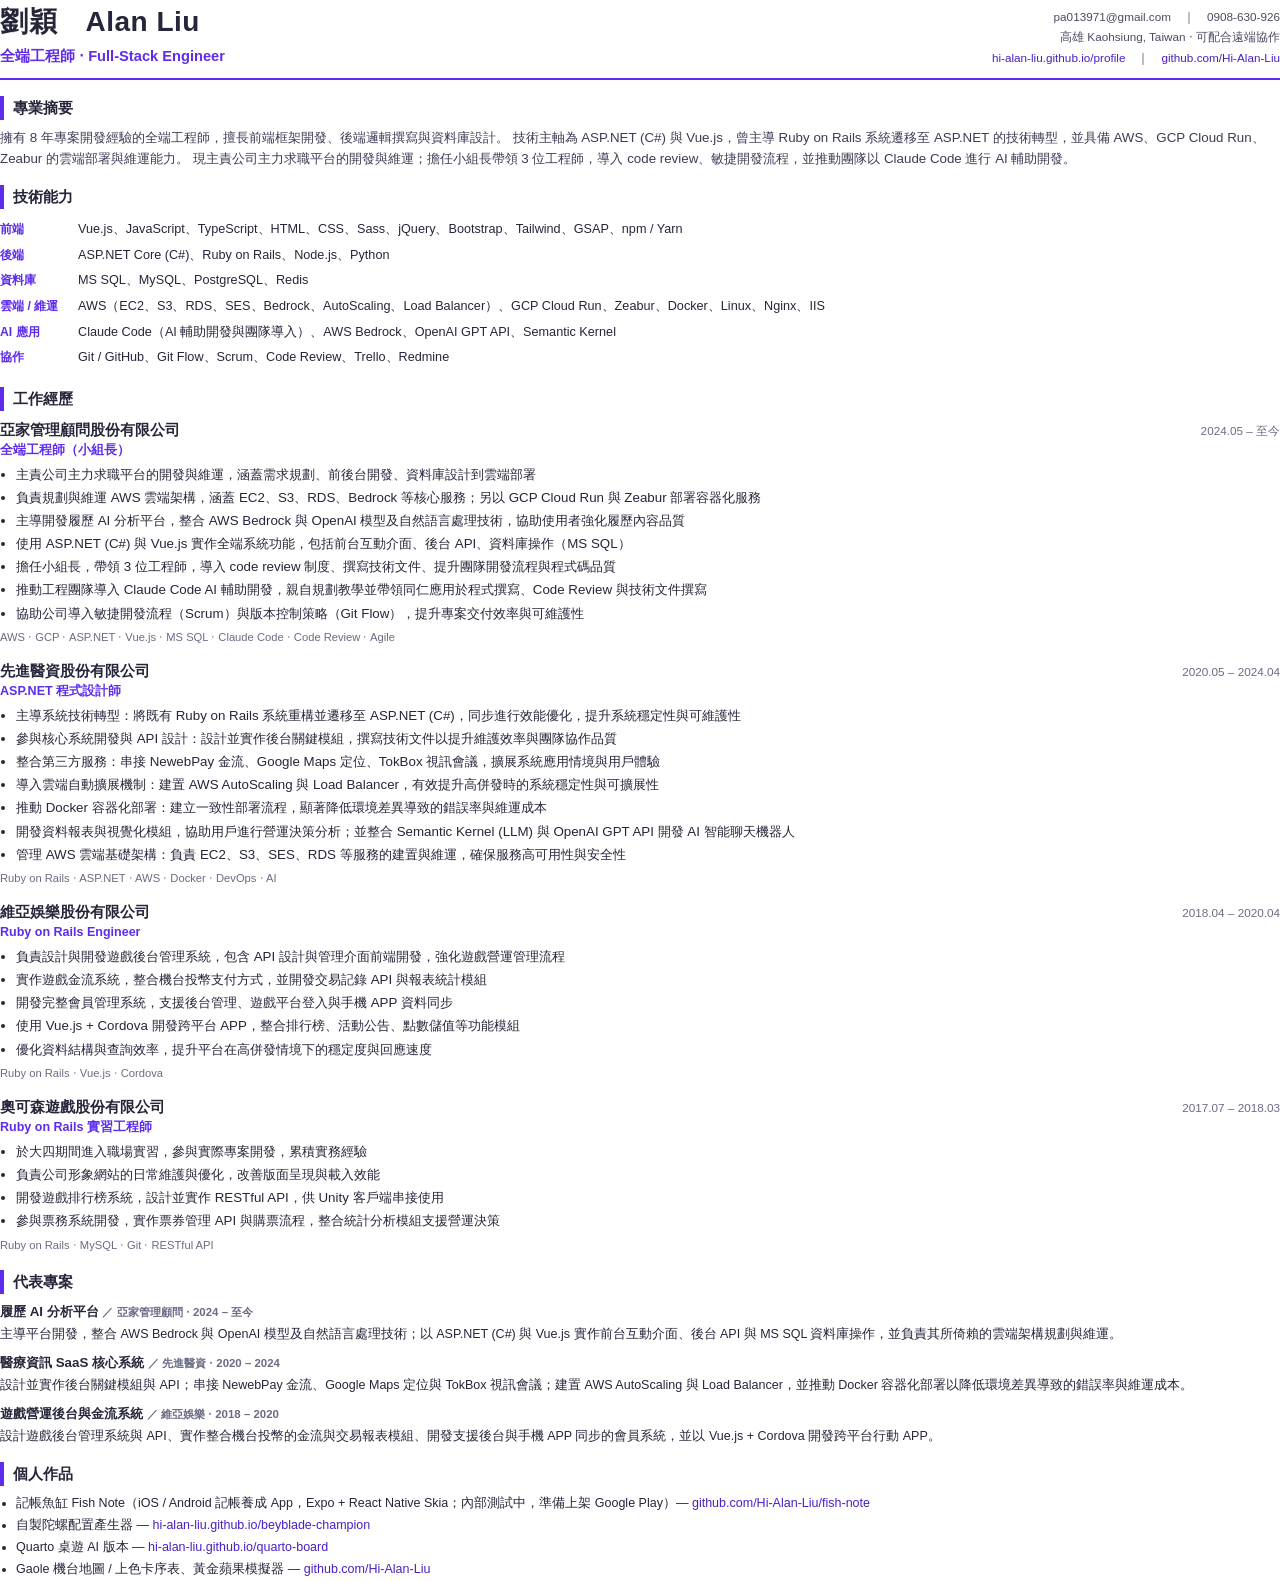
<file: assets/resume/resume.html>
<!doctype html>
<html lang="zh-Hant-TW">
<head>
<meta charset="utf-8">
<title>劉穎 Alan Liu — 全端工程師履歷</title>
<style>
    @page { size: A4; margin: 11mm 14mm; }

    * { box-sizing: border-box; }

    body {
        margin: 0;
        font-family: "Microsoft JhengHei", "PingFang TC", "Noto Sans TC", sans-serif;
        font-size: 10pt;
        line-height: 1.55;
        color: #26263a;
    }

    a { color: #4a1fc4; text-decoration: none; }

    /* ---------- masthead ---------- */
    .head {
        display: flex;
        justify-content: space-between;
        align-items: flex-end;
        padding-bottom: 10px;
        border-bottom: 2.5px solid #5e2ced;
    }

    .name { font-size: 21pt; font-weight: 700; letter-spacing: 0.5px; }
    .role { margin-top: 2px; font-size: 11pt; font-weight: 600; color: #5e2ced; }
    .contact { text-align: right; font-size: 8.8pt; line-height: 1.75; color: #4b4b63; }

    /* ---------- sections ---------- */
    h2 {
        margin: 16px 0 8px;
        padding-left: 9px;
        font-size: 11.5pt;
        font-weight: 700;
        border-left: 4px solid #5e2ced;
        page-break-after: avoid;
    }

    .summary { margin: 0; color: #3c3c55; }

    .skills { width: 100%; border-collapse: collapse; }
    .skills th {
        width: 78px;
        padding: 3px 8px 3px 0;
        text-align: left;
        vertical-align: top;
        font-size: 9.2pt;
        color: #5e2ced;
        white-space: nowrap;
    }
    .skills td { padding: 3px 0; vertical-align: top; font-size: 9.5pt; }

    .job { margin-bottom: 13px; page-break-inside: avoid; }
    .job-head { display: flex; justify-content: space-between; align-items: baseline; }
    .job-co { font-size: 11pt; font-weight: 700; }
    .job-date { font-size: 8.8pt; color: #6b6b85; white-space: nowrap; padding-left: 10px; }
    .job-role { font-size: 9.4pt; font-weight: 600; color: #5e2ced; margin-bottom: 4px; }

    ul { margin: 4px 0 0; padding-left: 16px; }
    li { margin-bottom: 2.5px; }

    .tags { margin-top: 5px; font-size: 8.4pt; color: #6b6b85; }

    .proj { margin-bottom: 9px; page-break-inside: avoid; }
    .proj-t { font-weight: 700; font-size: 10pt; }
    .proj-m { font-size: 8.6pt; color: #6b6b85; }
    .proj p { margin: 2px 0 0; font-size: 9.4pt; }

    .works { margin: 0; padding-left: 16px; font-size: 9.4pt; }
</style>
</head>
<body>

<div class="head">
    <div>
        <div class="name">劉穎　Alan Liu</div>
        <div class="role">全端工程師 ‧ Full-Stack Engineer</div>
    </div>
    <div class="contact">
        pa013971@gmail.com　｜　0908-630-926<br>
        高雄 Kaohsiung, Taiwan ‧ 可配合遠端協作<br>
        <a href="https://hi-alan-liu.github.io/profile/">hi-alan-liu.github.io/profile</a>　｜　<a href="https://github.com/Hi-Alan-Liu">github.com/Hi-Alan-Liu</a>
    </div>
</div>

<h2>專業摘要</h2>
<p class="summary">
    擁有 8 年專案開發經驗的全端工程師，擅長前端框架開發、後端邏輯撰寫與資料庫設計。
    技術主軸為 ASP.NET (C#) 與 Vue.js，曾主導 Ruby on Rails 系統遷移至 ASP.NET 的技術轉型，並具備 AWS、GCP Cloud Run、Zeabur 的雲端部署與維運能力。
    現主責公司主力求職平台的開發與維運；擔任小組長帶領 3 位工程師，導入 code review、敏捷開發流程，並推動團隊以 Claude Code 進行 AI 輔助開發。
</p>

<h2>技術能力</h2>
<table class="skills">
    <tr><th>前端</th><td>Vue.js、JavaScript、TypeScript、HTML、CSS、Sass、jQuery、Bootstrap、Tailwind、GSAP、npm / Yarn</td></tr>
    <tr><th>後端</th><td>ASP.NET Core (C#)、Ruby on Rails、Node.js、Python</td></tr>
    <tr><th>資料庫</th><td>MS SQL、MySQL、PostgreSQL、Redis</td></tr>
    <tr><th>雲端 / 維運</th><td>AWS（EC2、S3、RDS、SES、Bedrock、AutoScaling、Load Balancer）、GCP Cloud Run、Zeabur、Docker、Linux、Nginx、IIS</td></tr>
    <tr><th>AI 應用</th><td>Claude Code（AI 輔助開發與團隊導入）、AWS Bedrock、OpenAI GPT API、Semantic Kernel</td></tr>
    <tr><th>協作</th><td>Git / GitHub、Git Flow、Scrum、Code Review、Trello、Redmine</td></tr>
</table>

<h2>工作經歷</h2>

<div class="job">
    <div class="job-head">
        <span class="job-co">亞家管理顧問股份有限公司</span>
        <span class="job-date">2024.05 – 至今</span>
    </div>
    <div class="job-role">全端工程師（小組長）</div>
    <ul>
        <li>主責公司主力求職平台的開發與維運，涵蓋需求規劃、前後台開發、資料庫設計到雲端部署</li>
        <li>負責規劃與維運 AWS 雲端架構，涵蓋 EC2、S3、RDS、Bedrock 等核心服務；另以 GCP Cloud Run 與 Zeabur 部署容器化服務</li>
        <li>主導開發履歷 AI 分析平台，整合 AWS Bedrock 與 OpenAI 模型及自然語言處理技術，協助使用者強化履歷內容品質</li>
        <li>使用 ASP.NET (C#) 與 Vue.js 實作全端系統功能，包括前台互動介面、後台 API、資料庫操作（MS SQL）</li>
        <li>擔任小組長，帶領 3 位工程師，導入 code review 制度、撰寫技術文件、提升團隊開發流程與程式碼品質</li>
        <li>推動工程團隊導入 Claude Code AI 輔助開發，親自規劃教學並帶領同仁應用於程式撰寫、Code Review 與技術文件撰寫</li>
        <li>協助公司導入敏捷開發流程（Scrum）與版本控制策略（Git Flow），提升專案交付效率與可維護性</li>
    </ul>
    <div class="tags">AWS ‧ GCP ‧ ASP.NET ‧ Vue.js ‧ MS SQL ‧ Claude Code ‧ Code Review ‧ Agile</div>
</div>

<div class="job">
    <div class="job-head">
        <span class="job-co">先進醫資股份有限公司</span>
        <span class="job-date">2020.05 – 2024.04</span>
    </div>
    <div class="job-role">ASP.NET 程式設計師</div>
    <ul>
        <li>主導系統技術轉型：將既有 Ruby on Rails 系統重構並遷移至 ASP.NET (C#)，同步進行效能優化，提升系統穩定性與可維護性</li>
        <li>參與核心系統開發與 API 設計：設計並實作後台關鍵模組，撰寫技術文件以提升維護效率與團隊協作品質</li>
        <li>整合第三方服務：串接 NewebPay 金流、Google Maps 定位、TokBox 視訊會議，擴展系統應用情境與用戶體驗</li>
        <li>導入雲端自動擴展機制：建置 AWS AutoScaling 與 Load Balancer，有效提升高併發時的系統穩定性與可擴展性</li>
        <li>推動 Docker 容器化部署：建立一致性部署流程，顯著降低環境差異導致的錯誤率與維運成本</li>
        <li>開發資料報表與視覺化模組，協助用戶進行營運決策分析；並整合 Semantic Kernel (LLM) 與 OpenAI GPT API 開發 AI 智能聊天機器人</li>
        <li>管理 AWS 雲端基礎架構：負責 EC2、S3、SES、RDS 等服務的建置與維運，確保服務高可用性與安全性</li>
    </ul>
    <div class="tags">Ruby on Rails ‧ ASP.NET ‧ AWS ‧ Docker ‧ DevOps ‧ AI</div>
</div>

<div class="job">
    <div class="job-head">
        <span class="job-co">維亞娛樂股份有限公司</span>
        <span class="job-date">2018.04 – 2020.04</span>
    </div>
    <div class="job-role">Ruby on Rails Engineer</div>
    <ul>
        <li>負責設計與開發遊戲後台管理系統，包含 API 設計與管理介面前端開發，強化遊戲營運管理流程</li>
        <li>實作遊戲金流系統，整合機台投幣支付方式，並開發交易記錄 API 與報表統計模組</li>
        <li>開發完整會員管理系統，支援後台管理、遊戲平台登入與手機 APP 資料同步</li>
        <li>使用 Vue.js + Cordova 開發跨平台 APP，整合排行榜、活動公告、點數儲值等功能模組</li>
        <li>優化資料結構與查詢效率，提升平台在高併發情境下的穩定度與回應速度</li>
    </ul>
    <div class="tags">Ruby on Rails ‧ Vue.js ‧ Cordova</div>
</div>

<div class="job">
    <div class="job-head">
        <span class="job-co">奧可森遊戲股份有限公司</span>
        <span class="job-date">2017.07 – 2018.03</span>
    </div>
    <div class="job-role">Ruby on Rails 實習工程師</div>
    <ul>
        <li>於大四期間進入職場實習，參與實際專案開發，累積實務經驗</li>
        <li>負責公司形象網站的日常維護與優化，改善版面呈現與載入效能</li>
        <li>開發遊戲排行榜系統，設計並實作 RESTful API，供 Unity 客戶端串接使用</li>
        <li>參與票務系統開發，實作票券管理 API 與購票流程，整合統計分析模組支援營運決策</li>
    </ul>
    <div class="tags">Ruby on Rails ‧ MySQL ‧ Git ‧ RESTful API</div>
</div>

<h2>代表專案</h2>

<div class="proj">
    <div class="proj-t">履歷 AI 分析平台 <span class="proj-m">／ 亞家管理顧問 ‧ 2024 – 至今</span></div>
    <p>主導平台開發，整合 AWS Bedrock 與 OpenAI 模型及自然語言處理技術；以 ASP.NET (C#) 與 Vue.js 實作前台互動介面、後台 API 與 MS SQL 資料庫操作，並負責其所倚賴的雲端架構規劃與維運。</p>
</div>

<div class="proj">
    <div class="proj-t">醫療資訊 SaaS 核心系統 <span class="proj-m">／ 先進醫資 ‧ 2020 – 2024</span></div>
    <p>設計並實作後台關鍵模組與 API；串接 NewebPay 金流、Google Maps 定位與 TokBox 視訊會議；建置 AWS AutoScaling 與 Load Balancer，並推動 Docker 容器化部署以降低環境差異導致的錯誤率與維運成本。</p>
</div>

<div class="proj">
    <div class="proj-t">遊戲營運後台與金流系統 <span class="proj-m">／ 維亞娛樂 ‧ 2018 – 2020</span></div>
    <p>設計遊戲後台管理系統與 API、實作整合機台投幣的金流與交易報表模組、開發支援後台與手機 APP 同步的會員系統，並以 Vue.js + Cordova 開發跨平台行動 APP。</p>
</div>

<h2>個人作品</h2>
<ul class="works">
    <li>記帳魚缸 Fish Note（iOS / Android 記帳養成 App，Expo + React Native Skia；內部測試中，準備上架 Google Play）— <a href="https://github.com/Hi-Alan-Liu/fish-note">github.com/Hi-Alan-Liu/fish-note</a></li>
    <li>自製陀螺配置產生器 — <a href="https://hi-alan-liu.github.io/beyblade-champion/">hi-alan-liu.github.io/beyblade-champion</a></li>
    <li>Quarto 桌遊 AI 版本 — <a href="https://hi-alan-liu.github.io/quarto-board/">hi-alan-liu.github.io/quarto-board</a></li>
    <li>Gaole 機台地圖 / 上色卡序表、黃金蘋果模擬器 — <a href="https://github.com/Hi-Alan-Liu?tab=repositories">github.com/Hi-Alan-Liu</a></li>
</ul>

</body>
</html>
</file>
